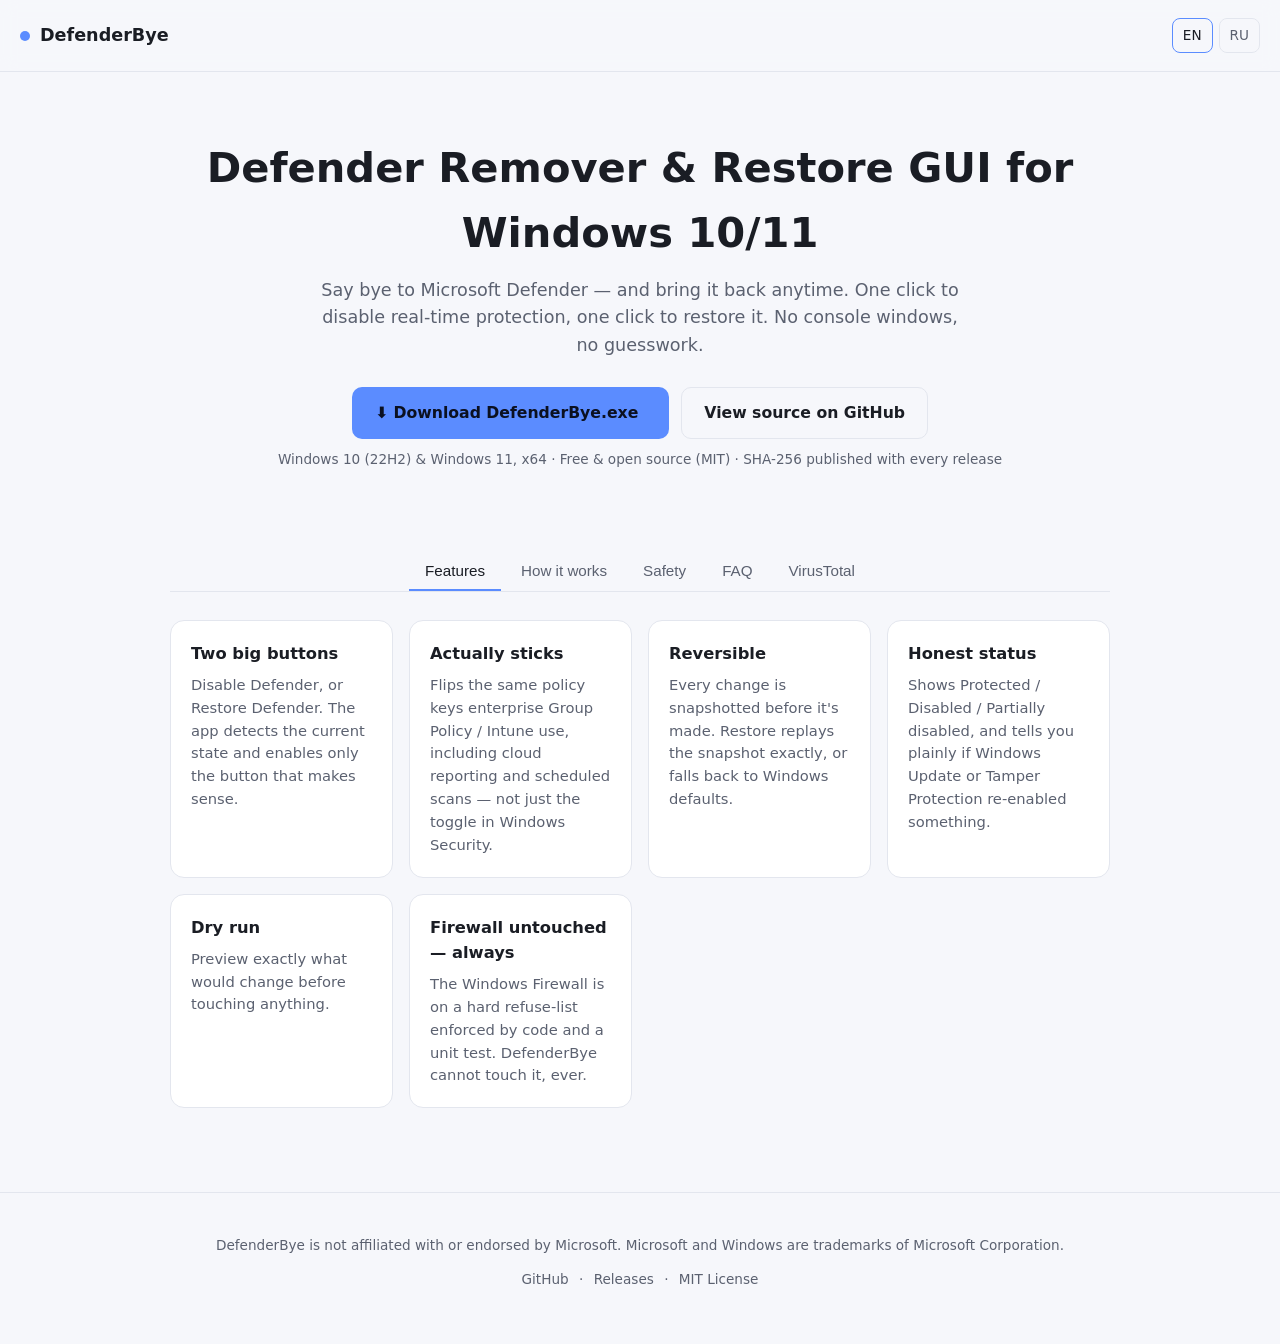
<file: docs/index.html>
<!doctype html>
<html lang="en">
<head>
  <meta charset="utf-8" />
  <meta name="viewport" content="width=device-width, initial-scale=1" />
  <title>DefenderBye — Defender Remover &amp; Restore GUI for Windows 10/11</title>
  <meta name="description" content="DefenderBye is a free, open-source GUI to remove or disable Microsoft Defender on Windows 10/11 in one click, and restore it anytime. Safe, reversible, no firewall changes." />
  <meta property="og:title" content="DefenderBye — Defender Remover & Restore GUI" />
  <meta property="og:description" content="Remove or disable Windows Defender in one click. Restore it anytime. Safe and reversible." />
  <meta property="og:type" content="website" />
  <meta property="og:url" content="https://alhite.github.io/defender-bye/" />
  <link rel="icon" href="data:,">
  <link rel="stylesheet" href="assets/style.css" />
</head>
<body>
  <header class="site">
    <div class="brand"><span class="dot"></span> DefenderBye</div>
    <nav class="lang-switch">
      <a href="/defender-bye/" class="active">EN</a>
      <a href="/defender-bye/ru/">RU</a>
    </nav>
  </header>

  <section class="hero container">
    <h1>Defender Remover &amp; Restore GUI for Windows 10/11</h1>
    <p class="tagline">Say bye to Microsoft Defender — and bring it back anytime. One click to disable real-time protection, one click to restore it. No console windows, no guesswork.</p>
    <div class="cta-row">
      <a class="btn btn-primary" data-download-latest href="https://github.com/alhite/defender-bye/releases/latest">
        ⬇ Download DefenderBye.exe <span data-version></span>
      </a>
      <a class="btn btn-ghost" href="https://github.com/alhite/defender-bye">View source on GitHub</a>
    </div>
    <p class="meta-note">Windows 10 (22H2) &amp; Windows 11, x64 · Free &amp; open source (MIT) · SHA-256 published with every release</p>
  </section>

  <div class="container">
    <nav class="tabs">
      <button class="active" data-tab="t-features">Features</button>
      <button data-tab="t-how">How it works</button>
      <button data-tab="t-safety">Safety</button>
      <button data-tab="t-faq">FAQ</button>
      <button data-tab="t-virustotal">VirusTotal</button>
    </nav>

    <section id="t-features" class="panel active">
      <div class="grid">
        <div class="card"><h3>Two big buttons</h3><p>Disable Defender, or Restore Defender. The app detects the current state and enables only the button that makes sense.</p></div>
        <div class="card"><h3>Actually sticks</h3><p>Flips the same policy keys enterprise Group Policy / Intune use, including cloud reporting and scheduled scans — not just the toggle in Windows Security.</p></div>
        <div class="card"><h3>Reversible</h3><p>Every change is snapshotted before it's made. Restore replays the snapshot exactly, or falls back to Windows defaults.</p></div>
        <div class="card"><h3>Honest status</h3><p>Shows Protected / Disabled / Partially disabled, and tells you plainly if Windows Update or Tamper Protection re-enabled something.</p></div>
        <div class="card"><h3>Dry run</h3><p>Preview exactly what would change before touching anything.</p></div>
        <div class="card"><h3>Firewall untouched — always</h3><p>The Windows Firewall is on a hard refuse-list enforced by code and a unit test. DefenderBye cannot touch it, ever.</p></div>
      </div>
    </section>

    <section id="t-how" class="panel">
      <ol class="steps">
        <li>Checks you're running as Administrator (asks to relaunch elevated if not).</li>
        <li>Detects Tamper Protection. If it's on, shows you how to turn it off yourself — DefenderBye never tries to bypass it.</li>
        <li><strong>Disable:</strong> snapshots every registry value / service start type it's about to change, then applies each step in order.</li>
        <li><strong>Restore:</strong> replays that snapshot in reverse, or restores Windows defaults if there is no snapshot.</li>
        <li>Prompts you to reboot when a change needs it to fully take effect.</li>
      </ol>
    </section>

    <section id="t-safety" class="panel">
      <ul class="safety-list">
        <li>Every value DefenderBye changes is captured first, so Restore is exact.</li>
        <li>The Windows Firewall (<code>mpssvc</code>, <code>BFE</code>, <code>SharedAccess</code> and related policy keys) is never touched — enforced in code with a test that fails the build if that is ever violated.</li>
        <li>No Tamper Protection bypass, no uninstall/deep-remove of Defender or the Security app in this release.</li>
        <li>No network calls, no telemetry, no auto-update that downloads executables, no persistence or startup entries.</li>
        <li>Windows Update or Tamper Protection can re-enable Defender behind your back. DefenderBye detects this on next launch and shows it honestly instead of pretending everything is still off.</li>
      </ul>
    </section>

    <section id="t-faq" class="panel">
      <details class="faq">
        <summary>My antivirus flags DefenderBye.exe. Is it malware?</summary>
        <p>No — this is expected for any tool that can switch off an antivirus's own protections. Verify the published SHA-256 against <code>SHA256SUMS.txt</code> on the release, or build it yourself from source; the code is fully open.</p>
      </details>
      <details class="faq">
        <summary>I disabled it, but Defender turned itself back on.</summary>
        <p>Check Tamper Protection (Windows Security → Virus &amp; threat protection → Manage settings) and recent Windows Updates — both can revert policy changes. DefenderBye will show "Partially disabled" or "Protected" instead of pretending it's still off.</p>
      </details>
      <details class="faq">
        <summary>Will this touch my firewall?</summary>
        <p>No, never. See Safety above.</p>
      </details>
      <details class="faq">
        <summary>Does it remove Microsoft Defender entirely?</summary>
        <p>No. This build only disables/re-enables real-time protection and related settings through supported, reversible mechanisms. It does not uninstall anything.</p>
      </details>
    </section>

    <section id="t-virustotal" class="panel">
      <div class="vt-box">
        <span class="badge">Coming soon</span>
        <p>A VirusTotal scan report for the latest release will be embedded here.<br />Expect flags from some engines — see the FAQ for why that happens with this kind of tool.</p>
        <!-- VIRUSTOTAL_EMBED: replace this block with the report link/iframe once available -->
      </div>
    </section>
  </div>

  <footer class="site">
    <p>DefenderBye is not affiliated with or endorsed by Microsoft. Microsoft and Windows are trademarks of Microsoft Corporation.</p>
    <p><a href="https://github.com/alhite/defender-bye">GitHub</a> · <a href="https://github.com/alhite/defender-bye/releases">Releases</a> · <a href="https://github.com/alhite/defender-bye/blob/main/LICENSE">MIT License</a></p>
  </footer>

  <script src="assets/app.js"></script>
</body>
</html>
</file>
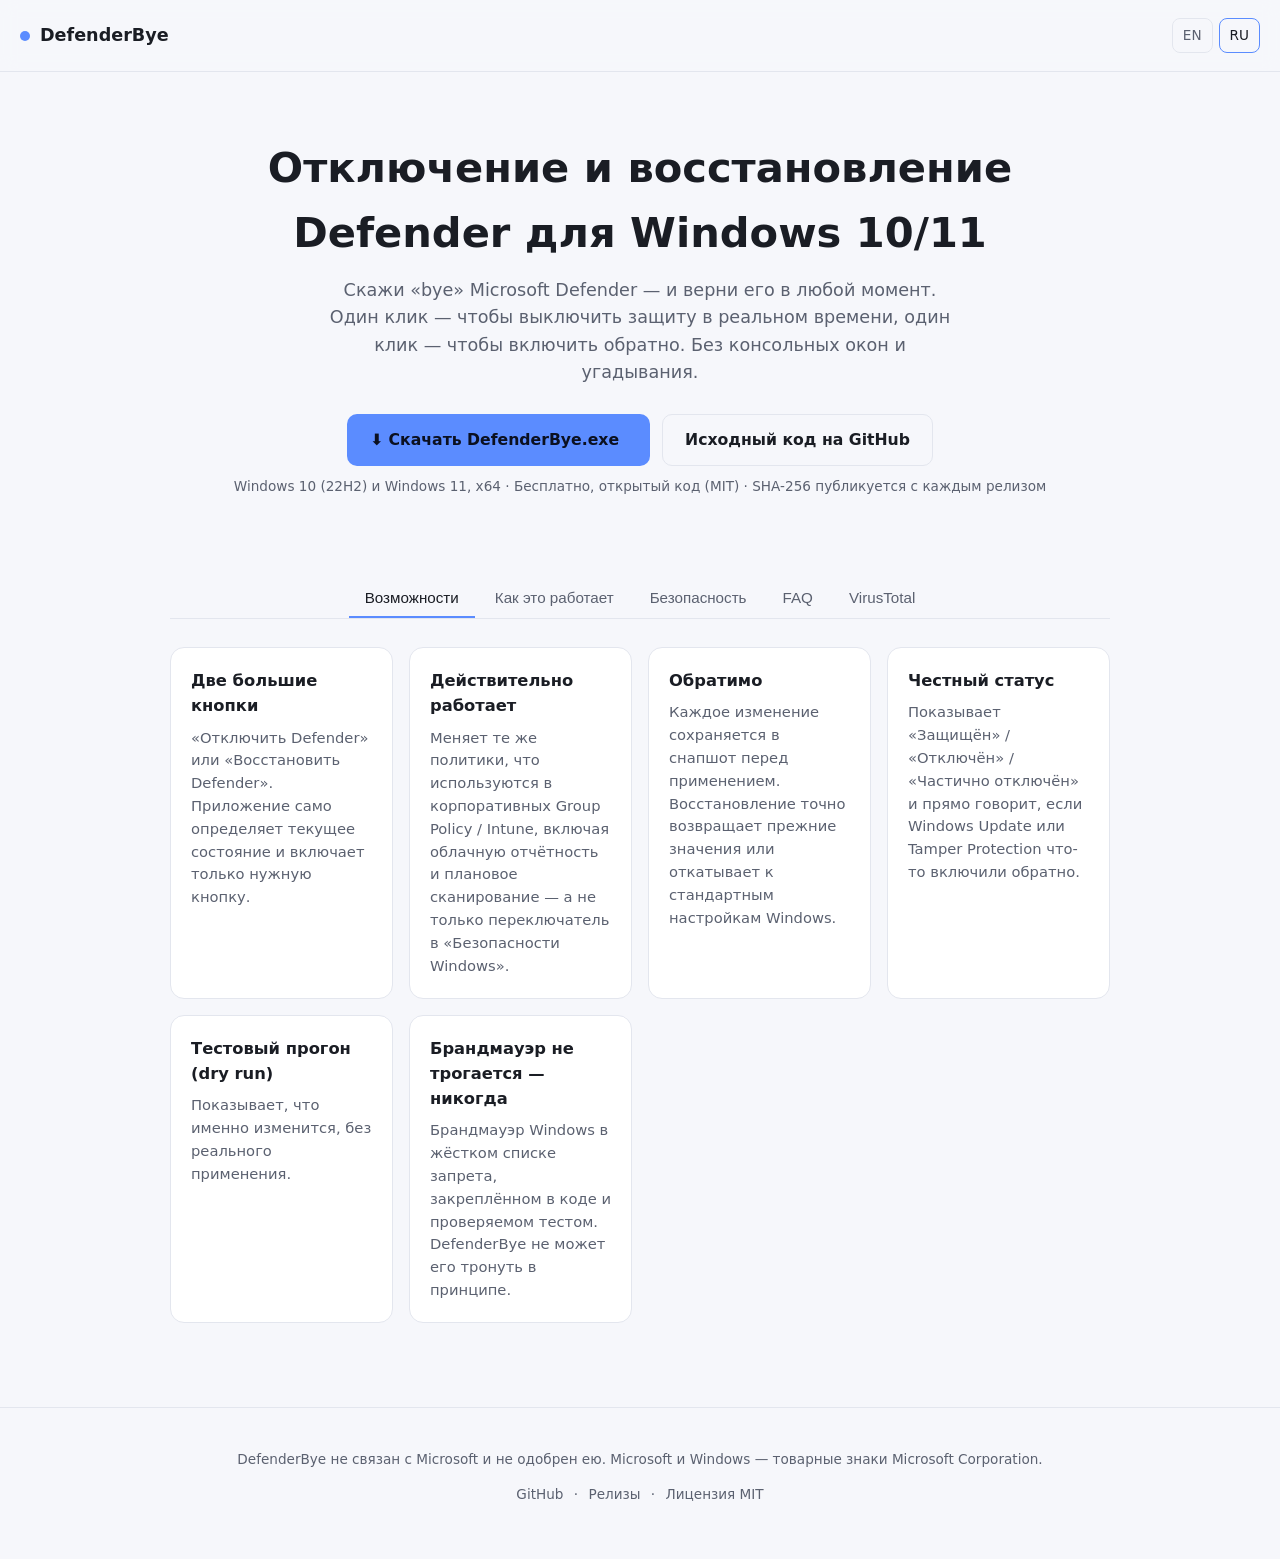
<file: docs/ru/index.html>
<!doctype html>
<html lang="ru">
<head>
  <meta charset="utf-8" />
  <meta name="viewport" content="width=device-width, initial-scale=1" />
  <title>DefenderBye — отключение и восстановление Defender для Windows 10/11</title>
  <meta name="description" content="DefenderBye — бесплатное приложение с открытым кодом для отключения Microsoft Defender на Windows 10/11 в один клик и восстановления в любой момент. Безопасно, обратимо, брандмауэр не трогается." />
  <meta property="og:title" content="DefenderBye — отключение и восстановление Defender" />
  <meta property="og:description" content="Отключение Windows Defender в один клик. Восстановление в любой момент. Безопасно и обратимо." />
  <meta property="og:type" content="website" />
  <meta property="og:url" content="https://alhite.github.io/defender-bye/ru/" />
  <link rel="icon" href="data:,">
  <link rel="stylesheet" href="../assets/style.css" />
</head>
<body>
  <header class="site">
    <div class="brand"><span class="dot"></span> DefenderBye</div>
    <nav class="lang-switch">
      <a href="/defender-bye/">EN</a>
      <a href="/defender-bye/ru/" class="active">RU</a>
    </nav>
  </header>

  <section class="hero container">
    <h1>Отключение и восстановление Defender для Windows 10/11</h1>
    <p class="tagline">Скажи «bye» Microsoft Defender — и верни его в любой момент. Один клик — чтобы выключить защиту в реальном времени, один клик — чтобы включить обратно. Без консольных окон и угадывания.</p>
    <div class="cta-row">
      <a class="btn btn-primary" data-download-latest href="https://github.com/alhite/defender-bye/releases/latest">
        ⬇ Скачать DefenderBye.exe <span data-version></span>
      </a>
      <a class="btn btn-ghost" href="https://github.com/alhite/defender-bye">Исходный код на GitHub</a>
    </div>
    <p class="meta-note">Windows 10 (22H2) и Windows 11, x64 · Бесплатно, открытый код (MIT) · SHA-256 публикуется с каждым релизом</p>
  </section>

  <div class="container">
    <nav class="tabs">
      <button class="active" data-tab="t-features">Возможности</button>
      <button data-tab="t-how">Как это работает</button>
      <button data-tab="t-safety">Безопасность</button>
      <button data-tab="t-faq">FAQ</button>
      <button data-tab="t-virustotal">VirusTotal</button>
    </nav>

    <section id="t-features" class="panel active">
      <div class="grid">
        <div class="card"><h3>Две большие кнопки</h3><p>«Отключить Defender» или «Восстановить Defender». Приложение само определяет текущее состояние и включает только нужную кнопку.</p></div>
        <div class="card"><h3>Действительно работает</h3><p>Меняет те же политики, что используются в корпоративных Group Policy / Intune, включая облачную отчётность и плановое сканирование — а не только переключатель в «Безопасности Windows».</p></div>
        <div class="card"><h3>Обратимо</h3><p>Каждое изменение сохраняется в снапшот перед применением. Восстановление точно возвращает прежние значения или откатывает к стандартным настройкам Windows.</p></div>
        <div class="card"><h3>Честный статус</h3><p>Показывает «Защищён» / «Отключён» / «Частично отключён» и прямо говорит, если Windows Update или Tamper Protection что-то включили обратно.</p></div>
        <div class="card"><h3>Тестовый прогон (dry run)</h3><p>Показывает, что именно изменится, без реального применения.</p></div>
        <div class="card"><h3>Брандмауэр не трогается — никогда</h3><p>Брандмауэр Windows в жёстком списке запрета, закреплённом в коде и проверяемом тестом. DefenderBye не может его тронуть в принципе.</p></div>
      </div>
    </section>

    <section id="t-how" class="panel">
      <ol class="steps">
        <li>Проверяет права администратора (предложит перезапуск с повышением, если их нет).</li>
        <li>Проверяет Tamper Protection. Если включена — показывает, как выключить её вручную. DefenderBye никогда не пытается её обойти.</li>
        <li><strong>Отключение:</strong> сохраняет снапшот всех значений реестра/служб перед изменением, затем применяет шаги по порядку.</li>
        <li><strong>Восстановление:</strong> возвращает значения из снапшота или, если его нет, — к стандартным настройкам Windows.</li>
        <li>Предлагает перезагрузку, если она нужна для применения изменений.</li>
      </ol>
    </section>

    <section id="t-safety" class="panel">
      <ul class="safety-list">
        <li>Каждое изменяемое значение сохраняется заранее, поэтому восстановление точное.</li>
        <li>Брандмауэр Windows (<code>mpssvc</code>, <code>BFE</code>, <code>SharedAccess</code> и связанные политики) никогда не трогается — это закреплено в коде и проверяется тестом, который ломает сборку при нарушении.</li>
        <li>Нет обхода Tamper Protection, нет удаления Defender или приложения «Безопасность Windows» в этой версии.</li>
        <li>Нет сетевых запросов, нет телеметрии, нет автообновления с загрузкой исполняемых файлов, нет записей автозагрузки.</li>
        <li>Windows Update или Tamper Protection могут незаметно включить Defender обратно. DefenderBye определяет это при следующем запуске и честно показывает, а не делает вид, что всё ещё отключено.</li>
      </ul>
    </section>

    <section id="t-faq" class="panel">
      <details class="faq">
        <summary>Антивирус помечает DefenderBye.exe. Это вирус?</summary>
        <p>Нет — это ожидаемо для любого инструмента, способного выключать защиту самого антивируса. Сверьте опубликованный SHA-256 с файлом <code>SHA256SUMS.txt</code> в релизе или соберите приложение из исходников самостоятельно — код полностью открыт.</p>
      </details>
      <details class="faq">
        <summary>Я отключил защиту, но Defender включился сам.</summary>
        <p>Проверьте Tamper Protection (Безопасность Windows → Защита от вирусов и угроз → Управление настройками) и недавние обновления Windows — оба могут откатывать изменения политик. DefenderBye покажет «Частично отключён» или «Защищён», а не сделает вид, что всё ещё выключено.</p>
      </details>
      <details class="faq">
        <summary>Это тронет мой брандмауэр?</summary>
        <p>Нет, никогда. См. раздел «Безопасность» выше.</p>
      </details>
      <details class="faq">
        <summary>Он полностью удаляет Defender?</summary>
        <p>Нет. Эта версия только отключает/включает защиту в реальном времени и связанные настройки через поддерживаемые, обратимые механизмы. Ничего не удаляется.</p>
      </details>
    </section>

    <section id="t-virustotal" class="panel">
      <div class="vt-box">
        <span class="badge">Скоро</span>
        <p>Здесь появится отчёт VirusTotal по последнему релизу.<br />Срабатывания некоторых движков ожидаемы — см. FAQ, почему это происходит с таким типом инструментов.</p>
        <!-- VIRUSTOTAL_EMBED: заменить этот блок ссылкой/iframe на отчёт, когда он будет готов -->
      </div>
    </section>
  </div>

  <footer class="site">
    <p>DefenderBye не связан с Microsoft и не одобрен ею. Microsoft и Windows — товарные знаки Microsoft Corporation.</p>
    <p><a href="https://github.com/alhite/defender-bye">GitHub</a> · <a href="https://github.com/alhite/defender-bye/releases">Релизы</a> · <a href="https://github.com/alhite/defender-bye/blob/main/LICENSE">Лицензия MIT</a></p>
  </footer>

  <script src="../assets/app.js"></script>
</body>
</html>
</file>
<file: docs/assets/style.css>
:root {
  --bg: #0f1115;
  --bg-elev: #171a21;
  --card: #1c202a;
  --text: #e8eaf0;
  --text-dim: #a4a9b8;
  --accent: #5b8cff;
  --accent-contrast: #0b1020;
  --danger: #e05c5c;
  --success: #3fbf7f;
  --border: #2a2f3a;
  --radius: 14px;
}

@media (prefers-color-scheme: light) {
  :root {
    --bg: #f6f7fb;
    --bg-elev: #ffffff;
    --card: #ffffff;
    --text: #1a1d24;
    --text-dim: #5b6170;
    --border: #e3e6ee;
  }
}

* { box-sizing: border-box; }
html, body { margin: 0; padding: 0; }

body {
  background: var(--bg);
  color: var(--text);
  font-family: "Segoe UI Variable", "Segoe UI", -apple-system, system-ui, sans-serif;
  line-height: 1.55;
}

a { color: var(--accent); text-decoration: none; }
a:hover { text-decoration: underline; }

.container { max-width: 980px; margin: 0 auto; padding: 0 20px; }

header.site {
  display: flex;
  align-items: center;
  justify-content: space-between;
  padding: 18px 20px;
  border-bottom: 1px solid var(--border);
  position: sticky;
  top: 0;
  background: color-mix(in srgb, var(--bg) 88%, transparent);
  backdrop-filter: blur(8px);
  z-index: 10;
}

.brand { display: flex; align-items: center; gap: 10px; font-weight: 700; font-size: 1.1rem; }
.brand .dot { width: 10px; height: 10px; border-radius: 50%; background: var(--accent); }

.lang-switch { display: flex; gap: 6px; }
.lang-switch a {
  padding: 6px 10px;
  border-radius: 8px;
  border: 1px solid var(--border);
  color: var(--text-dim);
  font-size: 0.85rem;
}
.lang-switch a.active { color: var(--text); border-color: var(--accent); }

.hero {
  text-align: center;
  padding: 64px 20px 32px;
}
.hero h1 { font-size: clamp(1.8rem, 4vw, 2.6rem); margin: 0 0 12px; }
.hero p.tagline { color: var(--text-dim); font-size: 1.1rem; max-width: 640px; margin: 0 auto 28px; }

.cta-row { display: flex; gap: 12px; justify-content: center; flex-wrap: wrap; margin-bottom: 8px; }
.btn {
  display: inline-flex;
  align-items: center;
  gap: 8px;
  padding: 13px 22px;
  border-radius: 10px;
  font-weight: 600;
  font-size: 0.98rem;
  border: 1px solid transparent;
  cursor: pointer;
}
.btn-primary { background: var(--accent); color: var(--accent-contrast); }
.btn-ghost { background: transparent; color: var(--text); border-color: var(--border); }
.meta-note { color: var(--text-dim); font-size: 0.85rem; margin-top: 10px; }

nav.tabs {
  display: flex;
  gap: 4px;
  justify-content: center;
  flex-wrap: wrap;
  margin: 36px 0 28px;
  border-bottom: 1px solid var(--border);
}
nav.tabs button {
  background: none;
  border: none;
  color: var(--text-dim);
  padding: 10px 16px;
  font-size: 0.95rem;
  cursor: pointer;
  border-bottom: 2px solid transparent;
}
nav.tabs button.active { color: var(--text); border-bottom-color: var(--accent); }

.panel { display: none; padding-bottom: 60px; }
.panel.active { display: block; }

.grid {
  display: grid;
  grid-template-columns: repeat(auto-fit, minmax(220px, 1fr));
  gap: 16px;
  margin: 24px 0;
}
.card {
  background: var(--card);
  border: 1px solid var(--border);
  border-radius: var(--radius);
  padding: 20px;
}
.card h3 { margin: 0 0 8px; font-size: 1.02rem; }
.card p { margin: 0; color: var(--text-dim); font-size: 0.92rem; }

.steps { list-style: none; margin: 0; padding: 0; counter-reset: step; }
.steps li {
  counter-increment: step;
  position: relative;
  padding: 12px 0 12px 44px;
  border-bottom: 1px solid var(--border);
}
.steps li::before {
  content: counter(step);
  position: absolute;
  left: 0; top: 10px;
  width: 28px; height: 28px;
  border-radius: 50%;
  background: var(--accent);
  color: var(--accent-contrast);
  display: flex; align-items: center; justify-content: center;
  font-weight: 700; font-size: 0.85rem;
}

details.faq {
  background: var(--card);
  border: 1px solid var(--border);
  border-radius: 10px;
  padding: 14px 18px;
  margin-bottom: 10px;
}
details.faq summary { cursor: pointer; font-weight: 600; }
details.faq p { color: var(--text-dim); margin: 10px 0 0; }

.safety-list { padding-left: 1.1rem; color: var(--text-dim); }
.safety-list li { margin-bottom: 8px; }

.vt-box {
  background: var(--card);
  border: 1px dashed var(--border);
  border-radius: var(--radius);
  padding: 32px;
  text-align: center;
  color: var(--text-dim);
}
.vt-box .badge {
  display: inline-block;
  font-size: 0.75rem;
  padding: 3px 9px;
  border-radius: 999px;
  background: color-mix(in srgb, var(--accent) 18%, transparent);
  color: var(--accent);
  margin-bottom: 10px;
}

footer.site {
  border-top: 1px solid var(--border);
  padding: 28px 20px 40px;
  text-align: center;
  color: var(--text-dim);
  font-size: 0.85rem;
}
footer.site a { color: var(--text-dim); margin: 0 6px; }

code { background: var(--bg-elev); padding: 2px 6px; border-radius: 6px; font-size: 0.85em; }
</file>
